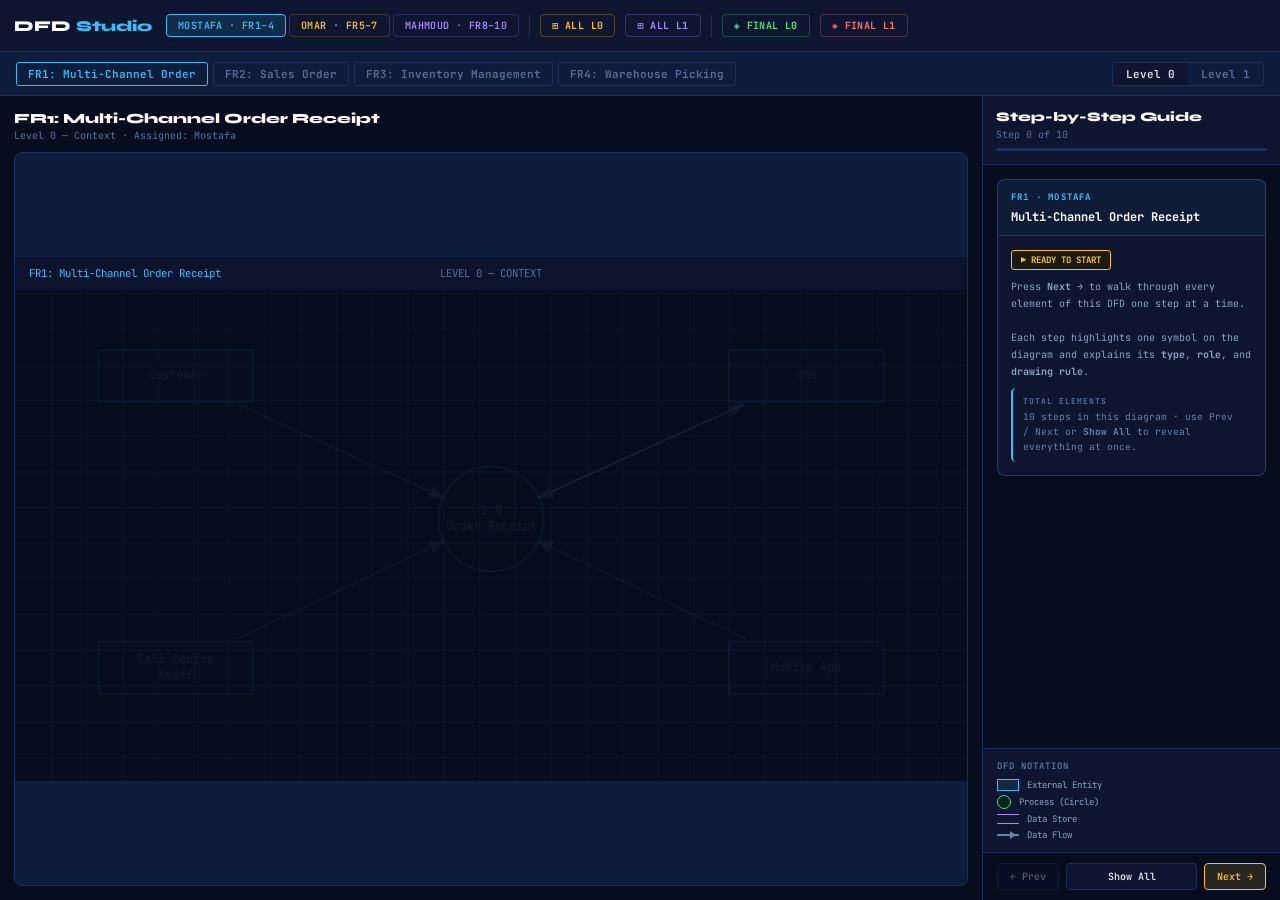
<file: index.html>
<!DOCTYPE html>
<html lang="en">
<head>
<meta charset="UTF-8">
<title>DFD Studio — Sales Order System</title>
<link href="https://fonts.googleapis.com/css2?family=JetBrains+Mono:ital,wght@0,300;0,400;0,600;0,700;1,400&family=Syne:wght@700;800&display=swap" rel="stylesheet">
<style>
:root{
  --bg:#060d1f;--surf:#0d1530;--surf2:#0f1d3c;--brd:#1e2d5a;
  --tx:#dde6f0;--muted:#5a7099;
  --M:#38bdf8;--O:#fbbf24;--H:#a78bfa;
  --ac:#38bdf8;
}
*{box-sizing:border-box;margin:0;padding:0;}
body{background:var(--bg);color:var(--tx);font-family:'JetBrains Mono',monospace;height:100vh;display:flex;flex-direction:column;overflow:hidden;}

/* TOP BAR */
#topbar{background:var(--surf);border-bottom:1px solid var(--brd);height:52px;display:flex;align-items:center;padding:0 14px;gap:10px;flex-shrink:0;flex-wrap:nowrap;overflow:hidden;}
.logo{font-family:'Syne',sans-serif;font-size:15px;font-weight:800;color:#fff;white-space:nowrap;margin-right:4px;}
.logo span{color:var(--M);}
.ptabs{display:flex;gap:3px;flex-shrink:0;}
.ptab{padding:4px 11px;border-radius:4px;font-size:10px;font-weight:600;cursor:pointer;border:1px solid transparent;transition:all .2s;background:transparent;font-family:inherit;letter-spacing:.4px;text-transform:uppercase;white-space:nowrap;}
.ptab[data-p="Mostafa"]{color:var(--M);border-color:#38bdf833;}
.ptab[data-p="Mostafa"].on{background:#38bdf822;border-color:var(--M);}
.ptab[data-p="Omar"]{color:var(--O);border-color:#fbbf2433;}
.ptab[data-p="Omar"].on{background:#fbbf2422;border-color:var(--O);}
.ptab[data-p="Mahmoud"]{color:var(--H);border-color:#a78bfa33;}
.ptab[data-p="Mahmoud"].on{background:#a78bfa22;border-color:var(--H);}
.sep{width:1px;height:22px;background:var(--brd);flex-shrink:0;}
.topbtn{padding:4px 11px;border-radius:4px;font-size:10px;font-weight:700;cursor:pointer;border:1px solid;transition:all .2s;background:transparent;font-family:inherit;letter-spacing:.4px;text-transform:uppercase;white-space:nowrap;flex-shrink:0;}
.tb-all0{color:var(--O);border-color:#fbbf2444;}
.tb-all0.on{background:#fbbf2418;border-color:var(--O);}
.tb-all1{color:var(--H);border-color:#a78bfa44;}
.tb-all1.on{background:#a78bfa18;border-color:var(--H);}
.tb-fin0{color:#4ade80;border-color:#4ade8044;}
.tb-fin0.on{background:#4ade8018;border-color:#4ade80;}
.tb-fin1{color:#f87171;border-color:#f8717144;}
.tb-fin1.on{background:#f8717118;border-color:#f87171;}

/* TOOLBAR */
#toolbar{background:var(--surf2);border-bottom:1px solid var(--brd);height:44px;display:flex;align-items:center;padding:0 16px;gap:10px;flex-shrink:0;}
#fr-tabs{display:flex;gap:5px;flex:1;overflow:hidden;}
.frtab{padding:4px 11px;border-radius:3px;font-size:11px;font-weight:600;cursor:pointer;border:1px solid var(--brd);color:var(--muted);background:transparent;font-family:inherit;transition:all .15s;white-space:nowrap;}
.frtab.on{border-color:var(--ac);color:var(--ac);background:var(--ac)18;}
.lvl{display:flex;border:1px solid var(--brd);border-radius:4px;overflow:hidden;flex-shrink:0;}
.lvl button{padding:4px 13px;font-size:11px;font-weight:600;cursor:pointer;background:transparent;border:none;color:var(--muted);font-family:inherit;transition:all .15s;}
.lvl button.on{background:var(--surf);color:var(--tx);}

/* SINGLE VIEW */
#single-view{display:flex;flex:1;overflow:hidden;}
#canvas{flex:1;display:flex;flex-direction:column;padding:14px;gap:10px;overflow:hidden;}
#dh h2{font-family:'Syne',sans-serif;font-size:14px;font-weight:800;color:#fff;}
#dh p{font-size:10px;color:var(--muted);margin-top:2px;}
#svgwrap{flex:1;background:var(--surf2);border:1px solid var(--brd);border-radius:8px;overflow:hidden;}
#svgwrap svg{width:100%;height:100%;}
/* STEP PANEL */
#spanel{width:298px;border-left:1px solid var(--brd);display:flex;flex-direction:column;flex-shrink:0;overflow:hidden;}
#sh{padding:13px;border-bottom:1px solid var(--brd);background:var(--surf);flex-shrink:0;}
#sh h3{font-family:'Syne',sans-serif;font-size:13px;font-weight:800;color:#fff;margin-bottom:3px;}
#sh .prog-txt{font-size:10px;color:var(--muted);}
.pbar{height:3px;background:var(--brd);border-radius:2px;margin-top:7px;overflow:hidden;}
#pfill{height:100%;border-radius:2px;transition:width .4s;background:var(--O);}
#sbody{flex:1;overflow-y:auto;padding:14px;}
#sbody::-webkit-scrollbar{width:3px;}
#sbody::-webkit-scrollbar-thumb{background:var(--brd);border-radius:2px;}
.scard{background:var(--surf);border:1px solid var(--brd);border-radius:8px;margin-bottom:10px;animation:fadeIn .3s ease;overflow:hidden;}
@keyframes fadeIn{from{opacity:0;transform:translateY(6px)}to{opacity:1;transform:none}}
.scard-top{padding:11px 13px 9px;border-bottom:1px solid var(--brd);}
.scard-body{padding:11px 13px 13px;}
.snum{font-size:9px;font-weight:700;color:var(--O);text-transform:uppercase;letter-spacing:1.2px;margin-bottom:6px;}
.sname{font-size:12px;font-weight:700;color:#fff;line-height:1.4;}
.sbadge{display:inline-flex;align-items:center;gap:5px;padding:3px 9px;border-radius:3px;font-size:9px;font-weight:700;margin-bottom:8px;}
.b-E{background:#162742;border:1px solid #38bdf8;color:#38bdf8;}
.b-P{background:#0b2415;border:1px solid #4ade80;color:#4ade80;}
.b-S{background:#1d1035;border:1px solid #a78bfa;color:#a78bfa;}
.b-F{background:#1a2230;border:1px solid #6b82a8;color:#6b82a8;}
.b-I{background:#1a1a10;border:1px solid var(--O);color:var(--O);}
.stxt{font-size:10px;color:#8ba3c0;line-height:1.7;}
.svisual{width:100%;height:64px;border-radius:5px;margin-bottom:8px;display:flex;align-items:center;justify-content:center;}
.sv-process{border-radius:50%;width:54px;height:54px;display:flex;align-items:center;justify-content:center;font-size:8.5px;font-weight:700;text-align:center;line-height:1.3;font-family:'JetBrains Mono',monospace;}
.sv-entity{border-radius:3px;width:110px;height:34px;display:flex;align-items:center;justify-content:center;font-size:8.5px;font-weight:600;text-align:center;font-family:'JetBrains Mono',monospace;}
.sv-store{width:120px;height:26px;display:flex;align-items:center;justify-content:center;font-size:8.5px;font-weight:600;text-align:center;font-family:'JetBrains Mono',monospace;position:relative;}
.sv-store::before,.sv-store::after{content:'';position:absolute;left:0;right:0;height:1.5px;background:#a78bfa;}
.sv-store::before{top:0;}.sv-store::after{bottom:0;}
.sv-flow{display:flex;align-items:center;gap:6px;font-size:8.5px;color:#6b82a8;font-family:'JetBrains Mono',monospace;}
.sv-arrow{flex:1;height:2px;background:#6b82a8;position:relative;min-width:30px;}
.sv-arrow::after{content:'';position:absolute;right:-1px;top:-4px;border:5px solid transparent;border-left:7px solid #6b82a8;}
.srule{background:#0d1530;border-radius:5px;padding:8px 10px;margin-top:8px;border-left:2px solid var(--ac);}
.srule-lbl{font-size:8px;font-weight:700;color:var(--muted);text-transform:uppercase;letter-spacing:1px;margin-bottom:3px;}
.srule-txt{font-size:9.5px;color:#6b82a8;line-height:1.6;}
.sflow-detail{background:#0a1628;border-radius:5px;padding:8px 10px;margin-top:8px;display:flex;flex-direction:column;gap:4px;}
.sfd-row{display:flex;align-items:flex-start;gap:6px;font-size:9.5px;color:#8ba3c0;line-height:1.5;}
.sfd-lbl{font-size:8px;font-weight:700;color:var(--muted);text-transform:uppercase;letter-spacing:.8px;white-space:nowrap;margin-top:1px;}
#legend{padding:11px 14px;border-top:1px solid var(--brd);background:var(--surf);flex-shrink:0;}
.ltitle{font-size:9px;font-weight:700;color:var(--muted);text-transform:uppercase;letter-spacing:1px;margin-bottom:7px;}
.litems{display:flex;flex-direction:column;gap:4px;}
.li{display:flex;align-items:center;gap:8px;font-size:9px;color:#8ba3c0;}
.lrect{width:22px;height:12px;border:1.5px solid #38bdf8;background:#162742;flex-shrink:0;}
.lcirc{width:14px;height:14px;border-radius:50%;border:1.5px solid #4ade80;background:#0b2415;flex-shrink:0;}
.lsto{width:22px;height:10px;border-top:1.5px solid #a78bfa;border-bottom:1.5px solid #a78bfa;flex-shrink:0;}
.larr{width:22px;height:2px;background:#6b82a8;flex-shrink:0;position:relative;}
.larr::after{content:'';position:absolute;right:-1px;top:-3px;border:4px solid transparent;border-left:6px solid #6b82a8;}
#navrow{padding:10px 14px;border-top:1px solid var(--brd);display:flex;gap:7px;align-items:center;flex-shrink:0;}
.nbtn{padding:6px 12px;border-radius:4px;font-size:10px;font-weight:600;cursor:pointer;border:1px solid var(--brd);background:var(--surf);color:var(--tx);font-family:inherit;transition:all .15s;}
.nbtn:hover:not(:disabled){border-color:var(--O);color:var(--O);}
.nbtn.pri{background:#fbbf2422;border-color:var(--O);color:var(--O);}
.nbtn:disabled{opacity:.35;cursor:not-allowed;}
.nbtn.reset{flex:1;text-align:center;}

/* ALL VIEW */
#all-view{display:none;flex:1;overflow-y:auto;padding:16px;flex-direction:column;gap:14px;}
#all-view::-webkit-scrollbar{width:5px;}
#all-view::-webkit-scrollbar-thumb{background:var(--brd);border-radius:3px;}
.all-header h2{font-family:'Syne',sans-serif;font-size:17px;font-weight:800;color:#fff;margin-bottom:4px;}
.all-header p{font-size:11px;color:var(--muted);}
.person-section{margin-bottom:4px;}
.psec-label{display:flex;align-items:center;gap:10px;margin-bottom:10px;margin-top:16px;}
.psec-label span{font-family:'Syne',sans-serif;font-size:13px;font-weight:800;}
.psec-line{flex:1;height:1px;background:var(--brd);}
.grid{display:grid;gap:12px;}
.grid-4{grid-template-columns:repeat(4,1fr);}
.grid-3{grid-template-columns:repeat(3,1fr);}
.mini-card{background:var(--surf2);border:1px solid var(--brd);border-radius:8px;overflow:hidden;transition:border-color .2s,transform .15s;cursor:pointer;}
.mini-card:hover{transform:translateY(-2px);}
.mini-top{padding:7px 10px 3px;display:flex;align-items:center;gap:7px;}
.mini-id{font-size:10px;font-weight:700;padding:2px 7px;border-radius:3px;}
.mini-title{font-size:10px;font-weight:600;color:#dde6f0;flex:1;line-height:1.3;}
.mini-by{padding:3px 10px 7px;font-size:9px;color:var(--muted);}

/* FINAL VIEW */
#final-view{display:none;flex:1;overflow:hidden;}
#fv-body{display:flex;flex:1;overflow:hidden;}
#fv-wrap{flex:1;overflow:hidden;position:relative;background:var(--bg);}
#fv-svg{width:100%;height:100%;cursor:grab;display:block;}
#fv-svg.dragging{cursor:grabbing;}
#fv-controls{position:absolute;bottom:14px;right:14px;display:flex;gap:6px;}
.zc{width:30px;height:30px;background:var(--surf);border:1px solid var(--brd);border-radius:5px;display:flex;align-items:center;justify-content:center;cursor:pointer;font-size:15px;color:var(--tx);user-select:none;transition:border-color .15s;}
.zc:hover{border-color:var(--O);color:var(--O);}
#fv-legend{position:absolute;bottom:14px;left:14px;background:var(--surf);border:1px solid var(--brd);border-radius:6px;padding:10px 13px;}
#fv-hints-overlay{position:absolute;top:10px;left:50%;transform:translateX(-50%);font-size:9px;color:#5a709988;pointer-events:none;font-family:'JetBrains Mono',monospace;}
.fvl-title{font-size:8px;font-weight:700;color:var(--muted);text-transform:uppercase;letter-spacing:1px;margin-bottom:6px;}
.fvl-items{display:flex;flex-direction:column;gap:3px;}
.fvli{display:flex;align-items:center;gap:6px;font-size:9px;color:#8ba3c0;}
.dot-M{width:10px;height:10px;border-radius:50%;background:#38bdf822;border:1.5px solid #38bdf8;flex-shrink:0;}
.dot-O{width:10px;height:10px;border-radius:50%;background:#fbbf2422;border:1.5px solid #fbbf24;flex-shrink:0;}
.dot-H{width:10px;height:10px;border-radius:50%;background:#a78bfa22;border:1.5px solid #a78bfa;flex-shrink:0;}
/* FINAL STEP PANEL */
#fspanel{width:298px;border-left:1px solid var(--brd);display:flex;flex-direction:column;flex-shrink:0;overflow:hidden;}
#fsh{padding:13px;border-bottom:1px solid var(--brd);background:var(--surf);flex-shrink:0;}
#fsh h3{font-family:'Syne',sans-serif;font-size:13px;font-weight:800;color:#fff;margin-bottom:3px;}
#fsh-person-tabs{display:flex;gap:4px;margin-top:9px;}
.fpbtab{flex:1;padding:4px 6px;border-radius:4px;font-size:9px;font-weight:700;cursor:pointer;border:1px solid var(--brd);color:var(--muted);background:transparent;font-family:inherit;letter-spacing:.3px;text-transform:uppercase;transition:all .15s;}
.fpbtab[data-fp="Mostafa"].on{background:#38bdf818;border-color:#38bdf8;color:#38bdf8;}
.fpbtab[data-fp="Omar"].on{background:#fbbf2418;border-color:#fbbf24;color:#fbbf24;}
.fpbtab[data-fp="Mahmoud"].on{background:#a78bfa18;border-color:#a78bfa;color:#a78bfa;}
#fsbody{flex:1;overflow-y:auto;padding:14px;}
#fsbody::-webkit-scrollbar{width:3px;}
#fsbody::-webkit-scrollbar-thumb{background:var(--brd);border-radius:2px;}
#fsnavrow{padding:10px 14px;border-top:1px solid var(--brd);display:flex;gap:7px;align-items:center;flex-shrink:0;}
</style>
</head>
<body>

<div id="topbar">
  <div class="logo">DFD <span>Studio</span></div>
  <div class="ptabs" id="ptabs">
    <button class="ptab on" data-p="Mostafa">Mostafa · FR1–4</button>
    <button class="ptab" data-p="Omar">Omar · FR5–7</button>
    <button class="ptab" data-p="Mahmoud">Mahmoud · FR8–10</button>
  </div>
  <div class="sep"></div>
  <button class="topbtn tb-all0" id="btn-all0" onclick="setMode('all0')">⊞ All L0</button>
  <button class="topbtn tb-all1" id="btn-all1" onclick="setMode('all1')">⊞ All L1</button>
  <div class="sep"></div>
  <button class="topbtn tb-fin0" id="btn-fin0" onclick="setMode('fin0')">◈ Final L0</button>
  <button class="topbtn tb-fin1" id="btn-fin1" onclick="setMode('fin1')">◈ Final L1</button>
</div>

<div id="toolbar">
  <div id="fr-tabs"></div>
  <div class="lvl">
    <button id="bl0" class="on" onclick="setLevel(0)">Level 0</button>
    <button id="bl1" onclick="setLevel(1)">Level 1</button>
  </div>
</div>

<!-- SINGLE FR -->
<div id="single-view">
  <div id="canvas">
    <div id="dh"><h2 id="dtitle"></h2><p id="dsub"></p></div>
    <div id="svgwrap">
      <svg id="dfd" viewBox="0 0 800 440" preserveAspectRatio="xMidYMid meet"></svg>
    </div>
  </div>
  <div id="spanel">
    <div id="sh">
      <h3>Step-by-Step Guide</h3>
      <div class="prog-txt" id="ptxt">Step 0 of 0</div>
      <div class="pbar"><div id="pfill" style="width:0%"></div></div>
    </div>
    <div id="sbody"></div>
    <div id="legend">
      <div class="ltitle">DFD Notation</div>
      <div class="litems">
        <div class="li"><div class="lrect"></div>External Entity</div>
        <div class="li"><div class="lcirc"></div>Process (Circle)</div>
        <div class="li"><div class="lsto"></div>Data Store</div>
        <div class="li"><div class="larr"></div>Data Flow</div>
      </div>
    </div>
    <div id="navrow">
      <button class="nbtn" id="bprev" onclick="nav(-1)" disabled>← Prev</button>
      <button class="nbtn reset" onclick="showAll()">Show All</button>
      <button class="nbtn pri" id="bnext" onclick="nav(1)">Next →</button>
    </div>
  </div>
</div>

<!-- ALL FRs GRID -->
<div id="all-view"></div>

<!-- FINAL UNIFIED DFD -->
<div id="final-view">
  <div id="fv-body">
    <div id="fv-wrap">
      <svg id="fv-svg" viewBox="0 0 1800 900"></svg>
      <div id="fv-controls">
        <div class="zc" onclick="zoomFinal(1.2)">+</div>
        <div class="zc" onclick="zoomFinal(0.8)">-</div>
        <div class="zc" onclick="resetFinal()" style="font-size:11px">&#x22A1;</div>
      </div>
      <div id="fv-legend">
        <div class="fvl-title">Assigned To</div>
        <div class="fvl-items">
          <div class="fvli"><div class="dot-M"></div>Mostafa - FR1-FR4</div>
          <div class="fvli"><div class="dot-O"></div>Omar - FR5-FR7</div>
          <div class="fvli"><div class="dot-H"></div>Mahmoud - FR8-FR10</div>
        </div>
      </div>
      <div id="fv-hints-overlay">Scroll to zoom · Drag to pan</div>
    </div>
    <div id="fspanel">
      <div id="fsh">
        <h3 id="fsh-title">Step-by-Step Guide</h3>
        <div class="prog-txt" id="fptxt">Step 0 of 0</div>
        <div class="pbar"><div id="fpfill" style="width:0%"></div></div>
        <div id="fsh-person-tabs">
          <button class="fpbtab on" data-fp="Mostafa" onclick="setFinalPerson('Mostafa')">Mostafa</button>
          <button class="fpbtab" data-fp="Omar" onclick="setFinalPerson('Omar')">Omar</button>
          <button class="fpbtab" data-fp="Mahmoud" onclick="setFinalPerson('Mahmoud')">Mahmoud</button>
        </div>
      </div>
      <div id="fsbody"></div>
      <div id="fsnavrow">
        <button class="nbtn" id="fbprev" onclick="fnav(-1)" disabled>&#x2190; Prev</button>
        <button class="nbtn reset" onclick="fshowAll()">Show All</button>
        <button class="nbtn pri" id="fbnext" onclick="fnav(1)">Next &#x2192;</button>
      </div>
    </div>
  </div>
</div>

<script>
// ─── INDIVIDUAL FR DATA ────────────────────────────────────────────────────────
const n=(id,t,x,y,lb)=>({id,type:t,x,y,label:lb});
const e=(id,fr,to,lb)=>({id,from:fr,to,label:lb});
const DATA={
FR1:{title:'Multi-Channel Order Receipt',person:'Mostafa',
  level0:{nodes:[n('p0','P',400,220,'1.0\nOrder Receipt'),n('e1','E',135,100,'Customer'),n('e2','E',135,345,'Call Centre\nStaff'),n('e3','E',665,100,'OMS'),n('e4','E',665,345,'Mobile App')],edges:[e('f1','e1','p0','Web Order'),e('f2','e2','p0','Phone Order'),e('f3','e4','p0','Mobile Order'),e('f4','p0','e3','Validated Order'),e('f5','e3','p0','Confirmation')]},
  level1:{nodes:[n('e1','E',80,215,'Customer'),n('p1','P',265,100,'1.1 Capture\nWeb Order'),n('p2','P',265,220,'1.2 Capture\nMobile Order'),n('p3','P',265,355,'1.3 Manual\nEntry'),n('s1','S',510,220,'D1 | Order Database'),n('e2','E',700,220,'OMS')],edges:[e('f1','e1','p1','Web Request'),e('f2','e1','p2','Mobile Request'),e('f3','e1','p3','Phone Details'),e('f4','p1','s1','Order Data'),e('f5','p2','s1','Order Data'),e('f6','p3','s1','Order Data'),e('f7','s1','e2','Validated Orders')]}},
FR2:{title:'Sales Order Generation',person:'Mostafa',
  level0:{nodes:[n('p0','P',400,220,'2.0\nSales Order\nGeneration'),n('e1','E',135,100,'OMS / Customer'),n('e2','E',665,100,'Inventory DB'),n('e3','E',135,345,'Warehouse Mgr'),n('e4','E',665,345,'Customer')],edges:[e('f1','e1','p0','Purchase Order'),e('f2','p0','e2','Stock Query'),e('f3','e2','p0','Stock Status'),e('f4','p0','e3','Sales Order'),e('f5','p0','e4','Confirmation')]},
  level1:{nodes:[n('e1','E',80,160,'OMS Input'),n('p1','P',280,160,'2.1 Verify\nStock'),n('s1','S',510,100,'D1 | Inventory DB'),n('p2','P',510,240,'2.2 Generate\nSales Order'),n('s2','S',280,360,'D2 | Orders DB'),n('p3','P',680,160,'2.3 Send\nNotification'),n('e2','E',700,310,'Warehouse Mgr')],edges:[e('f1','e1','p1','Purchase Order'),e('f2','p1','s1','Stock Query'),e('f3','s1','p1','Stock Level'),e('f4','p1','p2','Stock Confirmed'),e('f5','p2','s2','Sales Order'),e('f6','p2','p3','Order Details'),e('f7','p3','e2','Sales Order')]}},
FR3:{title:'Inventory Management',person:'Mostafa',
  level0:{nodes:[n('p0','P',400,220,'3.0\nInventory\nManagement'),n('e1','E',135,100,'Warehouse\nStaff'),n('e2','E',665,100,'Procurement\nTeam'),n('e3','E',135,345,'Inventory\nSystem'),n('e4','E',665,345,'Management')],edges:[e('f1','e1','p0','Stock Movement'),e('f2','p0','e1','Updated Stock'),e('f3','p0','e2','Reorder Alert'),e('f4','p0','e3','Stock Update'),e('f5','p0','e4','Stock Report')]},
  level1:{nodes:[n('e1','E',80,160,'Warehouse\nStaff'),n('p1','P',280,160,'3.1 Update\nStock'),n('s1','S',510,160,'D1 | Inventory DB'),n('p2','P',280,320,'3.2 Monitor\nThresholds'),n('p3','P',510,320,'3.3 Generate\nReports'),n('e2','E',700,160,'Procurement'),n('e3','E',700,320,'Management')],edges:[e('f1','e1','p1','Movement Data'),e('f2','p1','s1','Stock Update'),e('f3','s1','p2','Current Levels'),e('f4','p2','e2','Reorder Alert'),e('f5','s1','p3','Stock Data'),e('f6','p3','e3','Stock Report')]}},
FR4:{title:'Warehouse Picking',person:'Mostafa',
  level0:{nodes:[n('p0','P',400,220,'4.0\nPicking\nOperations'),n('e1','E',135,100,'WMS'),n('e2','E',665,100,'Warehouse\nStaff'),n('e3','E',135,345,'Inventory\nSystem'),n('e4','E',665,345,'Barcode/RFID')],edges:[e('f1','e1','p0','Sales Order'),e('f2','p0','e2','Pick List'),e('f3','e2','p0','Scan Confirm'),e('f4','e4','p0','Scanned Item'),e('f5','p0','e3','Stock Deduction')]},
  level1:{nodes:[n('e1','E',80,160,'WMS'),n('p3','P',270,320,'4.3 Batch/Zone\nPicking'),n('p1','P',270,160,'4.1 Generate\nPick List'),n('e2','E',80,320,'Warehouse\nStaff'),n('p2','P',510,240,'4.2 Scan &\nConfirm Pick'),n('s1','S',700,240,'D1 | Inventory DB')],edges:[e('f1','e1','p1','Sales Order'),e('f2','p3','p1','Zone Strategy'),e('f3','p1','e2','Pick List'),e('f4','e2','p2','Scan Data'),e('f5','p2','s1','Stock Update'),e('f6','e1','p3','Batch Config')]}},
FR5:{title:'Sorting & Packing',person:'Omar',
  level0:{nodes:[n('p0','P',400,220,'5.0\nSorting &\nPacking'),n('e1','E',135,100,'Warehouse\nStaff'),n('e2','E',665,100,'Order DB'),n('e3','E',135,345,'Logistics\nSystem'),n('e4','E',665,345,'Customer')],edges:[e('f1','e1','p0','Picked Items'),e('f2','e2','p0','Order Details'),e('f3','p0','e1','Pack Instructions'),e('f4','p0','e3','Labelled Package'),e('f5','p0','e4','Packing Confirm')]},
  level1:{nodes:[n('e1','E',80,160,'Warehouse\nStaff'),n('s1','S',270,360,'D1 | Order DB'),n('p1','P',280,160,'5.1 Sort\nby Order'),n('p2','P',510,100,'5.2 Recommend\nPackaging'),n('p3','P',510,280,'5.3 Generate\nLabels'),n('e2','E',700,180,'Logistics\nSystem')],edges:[e('f1','e1','p1','Picked Batch'),e('f2','s1','p1','Order Details'),e('f3','p1','p2','Sorted Items'),e('f4','p2','e1','Packaging Guide'),e('f5','p1','p3','Order Info'),e('f6','p3','e2','Packing Slip+Label')]}},
FR6:{title:'Shipping & Logistics',person:'Omar',
  level0:{nodes:[n('p0','P',400,220,'6.0\nShipping\nManagement'),n('e1','E',135,100,'Warehouse'),n('e2','E',665,100,'Logistics\nPartner'),n('e3','E',135,345,'Customer'),n('e4','E',665,345,'Carrier API')],edges:[e('f1','e1','p0','Packed Order'),e('f2','p0','e2','Pickup Request'),e('f3','e2','p0','Tracking ID'),e('f4','p0','e3','Tracking Info'),e('f5','p0','e4','Rate Query')]},
  level1:{nodes:[n('e1','E',80,160,'Warehouse'),n('p1','P',280,130,'6.1 Schedule\nPickup'),n('p3','P',280,330,'6.3 Calculate\nCosts'),n('p2','P',510,220,'6.2 Track\nShipment'),n('s1','S',510,380,'D1 | Carrier API'),n('e2','E',700,130,'Logistics\nPartner'),n('e3','E',700,330,'Customer')],edges:[e('f1','e1','p1','Dispatch Request'),e('f2','p1','s1','API Call'),e('f3','s1','p1','Tracking ID'),e('f4','p1','e2','Pickup Confirm'),e('f5','p2','e3','Tracking Update'),e('f6','e1','p3','Order Dims'),e('f7','s1','p3','Rates')]}},
FR7:{title:'Invoice & Payment',person:'Omar',
  level0:{nodes:[n('p0','P',400,220,'7.0\nInvoice &\nPayment'),n('e1','E',135,100,'OMS'),n('e2','E',665,100,'Customer'),n('e3','E',135,345,'Payment\nGateway'),n('e4','E',665,345,'Accounting\nSystem')],edges:[e('f1','e1','p0','Dispatch Event'),e('f2','p0','e2','E-Invoice'),e('f3','e2','p0','Payment'),e('f4','p0','e3','Payment Request'),e('f5','p0','e4','Invoice Archive')]},
  level1:{nodes:[n('e1','E',80,160,'OMS'),n('p1','P',280,160,'7.1 Generate\nInvoice'),n('e2','E',80,320,'Customer'),n('p2','P',500,160,'7.2 Process\nPayment'),n('p3','P',500,320,'7.3 Archive\nInvoice'),n('s1','S',280,360,'D1 | Invoice Archive'),n('e3','E',700,220,'Payment\nGateway')],edges:[e('f1','e1','p1','Order Details'),e('f2','p1','e2','E-Invoice+Link'),e('f3','e2','p2','Payment'),e('f4','p2','e3','Payment Request'),e('f5','e3','p2','Confirmation'),e('f6','p2','p3','Paid Invoice'),e('f7','p3','s1','Archived Invoice')]}},
FR8:{title:'Supplier PO Management',person:'Mahmoud',
  level0:{nodes:[n('p0','P',400,220,'8.0\nSupplier PO\nManagement'),n('e1','E',135,100,'IMS'),n('e2','E',665,100,'Supplier'),n('e3','E',135,345,'Warehouse\nStaff'),n('e4','E',665,345,'Procurement DB')],edges:[e('f1','e1','p0','Reorder Alert'),e('f2','p0','e2','Purchase Order'),e('f3','e2','p0','PO Acknowledgement'),e('f4','e3','p0','Goods Receipt'),e('f5','p0','e4','PO Record')]},
  level1:{nodes:[n('e1','E',80,160,'IMS'),n('p1','P',280,160,'8.1 Generate\nPurchase Order'),n('p2','P',280,320,'8.2 Supplier\nComm.'),n('e2','E',80,320,'Supplier'),n('p3','P',530,240,'8.3 Receive\nGoods'),n('s1','S',530,380,'D1 | Procurement DB'),n('e3','E',700,160,'Warehouse\nStaff')],edges:[e('f1','e1','p1','Reorder Trigger'),e('f2','p1','p2','PO Details'),e('f3','p2','e2','Purchase Order'),e('f4','e2','p2','Acknowledgement'),e('f5','p1','s1','PO Record'),e('f6','s1','p3','Expected Items'),e('f7','e3','p3','Delivery Data'),e('f8','p3','e1','Stock Update')]}},
FR9:{title:'Demand Forecasting & BI',person:'Mahmoud',
  level0:{nodes:[n('p0','P',400,220,'9.0\nDemand\nForecasting'),n('e1','E',135,100,'OMS Database'),n('e2','E',665,100,'Management'),n('e3','E',135,345,'Procurement\nTeam'),n('e4','E',665,345,'BI Dashboard')],edges:[e('f1','e1','p0','Historical Sales'),e('f2','e2','p0','Forecast Params'),e('f3','p0','e2','KPI Dashboard'),e('f4','p0','e3','Demand Forecast'),e('f5','p0','e4','Dashboard Data')]},
  level1:{nodes:[n('e1','E',80,160,'OMS\nDatabase'),n('p1','P',270,160,'9.1 Analyse\nHistorical Data'),n('s1','S',270,360,'D1 | Data\nWarehouse'),n('p2','P',500,100,'9.2 Generate\nForecast'),n('p3','P',500,300,'9.3 Display\nBI Dashboard'),n('e2','E',700,160,'Management'),n('e3','E',700,320,'Procurement')],edges:[e('f1','e1','p1','Transactions'),e('f2','p1','s1','Trend Data'),e('f3','s1','p2','Historical Trends'),e('f4','e2','p2','Time Horizon'),e('f5','p2','s1','Forecast Results'),e('f6','s1','p3','KPI Data'),e('f7','p3','e2','Dashboard'),e('f8','p2','e3','Forecast Report')]}},
FR10:{title:'Returns & Reverse Logistics',person:'Mahmoud',
  level0:{nodes:[n('p0','P',400,220,'10.0\nReturns\nManagement'),n('e1','E',135,100,'Customer'),n('e2','E',665,100,'Warehouse\nStaff'),n('e3','E',135,345,'Billing\nSystem'),n('e4','E',665,345,'Returns DB')],edges:[e('f1','e1','p0','Return Request'),e('f2','p0','e1','RMA Number'),e('f3','p0','e2','Inspection Task'),e('f4','e2','p0','Inspection Result'),e('f5','p0','e3','Refund Request')]},
  level1:{nodes:[n('e1','E',80,160,'Customer'),n('p1','P',280,160,'10.1 Verify\nEligibility'),n('p2','P',280,330,'10.2 Inspect\nGoods'),n('e2','E',80,330,'Billing\nSystem'),n('p3','P',530,220,'10.3 Issue\nRefund'),n('s1','S',530,380,'D1 | Returns DB'),n('e3','E',700,160,'Warehouse\nStaff')],edges:[e('f1','e1','p1','Return Request'),e('f2','p1','e1','RMA / Reject'),e('f3','p1','s1','RMA Record'),e('f4','s1','p2','Expected Returns'),e('f5','e3','p2','Condition Report'),e('f6','p2','s1','Inspection Result'),e('f7','s1','p3','Approved Return'),e('f8','p3','e2','Refund Request')]}}
};
const PERSONS={Mostafa:{color:'#38bdf8',frs:['FR1','FR2','FR3','FR4']},Omar:{color:'#fbbf24',frs:['FR5','FR6','FR7']},Mahmoud:{color:'#a78bfa',frs:['FR8','FR9','FR10']}};
const PCOL={Mostafa:'#38bdf8',Omar:'#fbbf24',Mahmoud:'#a78bfa'};

// ─── FINAL DFD DATA ────────────────────────────────────────────────────────────
// ── FINAL LEVEL 0 ─ one giant context bubble ─────────────────────────────────
// ViewBox 1800 x 900
const FINAL_L0 = {
  vb: '0 0 1800 900',
  process: {x:900, y:450, label:'Sales Order\nProcessing\nSystem'},
  entities: [
    {id:'eC',  x:200, y:120, label:'Customer'},
    {id:'eCS', x:200, y:310, label:'Call Centre\nStaff'},
    {id:'eW',  x:200, y:500, label:'Warehouse\nStaff'},
    {id:'eS',  x:200, y:690, label:'Supplier'},
    {id:'eL',  x:1600, y:180, label:'Logistics\nPartner'},
    {id:'ePG', x:1600, y:380, label:'Payment\nGateway'},
    {id:'eMg', x:1600, y:580, label:'Management'},
    {id:'ePr', x:1600, y:760, label:'Procurement\nTeam'},
    {id:'eMob',x:900,  y:80,  label:'Mobile App\n/ Web Portal'},
    {id:'eAcc',x:900,  y:820, label:'Accounting\nSystem'},
  ],
  flows: [
    {from:'eC',  to:'p', label:'Purchase Order\n/ Return Request'},
    {from:'p',   to:'eC',  label:'Confirmation\n/ Invoice / RMA'},
    {from:'eCS', to:'p',   label:'Phone Order'},
    {from:'eW',  to:'p',   label:'Stock Movement\n/ Goods Receipt'},
    {from:'p',   to:'eW',  label:'Pick List\n/ PO Task'},
    {from:'eS',  to:'p',   label:'PO Acknowledgement\n/ Delivery'},
    {from:'p',   to:'eS',  label:'Purchase Order'},
    {from:'p',   to:'eL',  label:'Pickup Request'},
    {from:'eL',  to:'p',   label:'Tracking ID'},
    {from:'p',   to:'ePG', label:'Payment Request'},
    {from:'ePG', to:'p',   label:'Payment Confirm'},
    {from:'p',   to:'eMg', label:'KPI Dashboard\n/ Stock Report'},
    {from:'eMg', to:'p',   label:'Forecast Params'},
    {from:'p',   to:'ePr', label:'Demand Forecast\n/ Reorder Alert'},
    {from:'eMob',to:'p',   label:'Web / Mobile Order'},
    {from:'p',   to:'eAcc',label:'Invoice Archive'},
  ]
};

// ── FINAL LEVEL 1 ─ all 10 processes ─────────────────────────────────────────
// Layout on a 2400 x 1200 canvas
// Main flow: FR1→FR2→FR3→FR4→FR5→FR6→FR7 (top strip)
// Support:   FR8 (below FR3), FR9 (below FR1), FR10 (below FR2)
const FL1_VB = '0 0 2400 1160';
const R = 54; // process radius

// process nodes
const FP = {
  FR1:  {x:220,  y:200, color:'#38bdf8', label:'FR1\nOrder\nReceipt'},
  FR2:  {x:520,  y:200, color:'#38bdf8', label:'FR2\nSales Order\nGeneration'},
  FR3:  {x:820,  y:200, color:'#38bdf8', label:'FR3\nInventory\nManagement'},
  FR4:  {x:1120, y:200, color:'#38bdf8', label:'FR4\nWarehouse\nPicking'},
  FR5:  {x:1420, y:200, color:'#fbbf24', label:'FR5\nSorting &\nPacking'},
  FR6:  {x:1720, y:200, color:'#fbbf24', label:'FR6\nShipping &\nLogistics'},
  FR7:  {x:2020, y:200, color:'#fbbf24', label:'FR7\nInvoice &\nPayment'},
  FR8:  {x:820,  y:560, color:'#a78bfa', label:'FR8\nSupplier\nPO Mgmt'},
  FR9:  {x:220,  y:560, color:'#a78bfa', label:'FR9\nDemand\nForecasting'},
  FR10: {x:1420, y:850, color:'#a78bfa', label:'FR10\nReturns &\nReverse'},
};

// data stores  (y between rows)
const FDS = [
  {id:'D1', x:370,  y:390, label:'D1 | Orders DB'},
  {id:'D2', x:670,  y:390, label:'D2 | Inventory DB'},
  {id:'D3', x:970,  y:390, label:'D3 | Pick / WMS DB'},
  {id:'D4', x:1720, y:390, label:'D4 | Carrier API'},
  {id:'D5', x:2020, y:390, label:'D5 | Invoice Archive'},
  {id:'D6', x:820,  y:760, label:'D6 | Procurement DB'},
  {id:'D7', x:1420, y:1010,label:'D7 | Returns DB'},
];

// external entities
const FEE = [
  {id:'eC',  x:60,   y:120,  label:'Customer'},
  {id:'eCal',x:60,   y:240,  label:'Call Centre'},
  {id:'eMob',x:220,  y:60,   label:'Mobile / Web'},
  {id:'eW',  x:1120, y:390,  label:'Warehouse\nStaff'},
  {id:'eSup',x:1020, y:700,  label:'Supplier'},
  {id:'eLog',x:1900, y:80,   label:'Logistics\nPartner'},
  {id:'ePG', x:2200, y:300,  label:'Payment\nGateway'},
  {id:'eAcc',x:2200, y:430,  label:'Accounting\nSystem'},
  {id:'eMg', x:60,   y:630,  label:'Management'},
  {id:'ePrc',x:60,   y:500,  label:'Procurement\nTeam'},
];

// flows  {from, to, label, curve?}
// from/to = FP key, FDS id, FEE id, or 'eC' etc.
const FFL = [
  // external → FR1
  {f:'eC',   t:'FR1',  lb:'Web Order'},
  {f:'eCal', t:'FR1',  lb:'Phone Order'},
  {f:'eMob', t:'FR1',  lb:'Mobile Order'},
  // FR1 → FR2
  {f:'FR1',  t:'D1',   lb:'Order Data'},
  {f:'D1',   t:'FR2',  lb:'Purchase Order'},
  // FR2 ↔ D2 (inventory check)
  {f:'FR2',  t:'D2',   lb:'Stock Query'},
  {f:'D2',   t:'FR2',  lb:'Stock Status'},
  // FR2 → FR3 (update)
  {f:'FR2',  t:'FR3',  lb:'Sales Order\nConfirmed'},
  // FR3 ↔ D2
  {f:'FR3',  t:'D2',   lb:'Stock Update'},
  // FR3 → FR8 (reorder)
  {f:'FR3',  t:'FR8',  lb:'Reorder Alert'},
  // FR3 → FR4
  {f:'FR3',  t:'D3',   lb:'Pick Request'},
  {f:'D3',   t:'FR4',  lb:'Pick List'},
  // FR4 ↔ Warehouse Staff
  {f:'FR4',  t:'eW',   lb:'Pick List'},
  {f:'eW',   t:'FR4',  lb:'Scan Confirm'},
  {f:'FR4',  t:'D2',   lb:'Stock Deduction'},
  // FR4 → FR5
  {f:'FR4',  t:'FR5',  lb:'Picked Items'},
  // FR5 → FR6
  {f:'FR5',  t:'FR6',  lb:'Packed & Labelled\nOrder'},
  // FR6 ↔ Logistics / D4
  {f:'FR6',  t:'D4',   lb:'Carrier API Call'},
  {f:'D4',   t:'FR6',  lb:'Tracking ID'},
  {f:'FR6',  t:'eLog', lb:'Pickup Request'},
  {f:'eLog', t:'FR6',  lb:'Dispatch Confirm'},
  // FR6 → Customer (tracking)
  {f:'FR6',  t:'eC',   lb:'Tracking Info'},
  // FR6 → FR7
  {f:'FR6',  t:'FR7',  lb:'Dispatch Event'},
  // FR7 ↔ Payment Gateway / Archive
  {f:'FR7',  t:'eC',   lb:'E-Invoice'},
  {f:'eC',   t:'FR7',  lb:'Payment'},
  {f:'FR7',  t:'ePG',  lb:'Payment Request'},
  {f:'ePG',  t:'FR7',  lb:'Confirmation'},
  {f:'FR7',  t:'D5',   lb:'Invoice Archive'},
  {f:'FR7',  t:'eAcc', lb:'Financial Record'},
  // FR8 ↔ Supplier
  {f:'FR8',  t:'eSup', lb:'Purchase Order'},
  {f:'eSup', t:'FR8',  lb:'PO Acknowledge'},
  {f:'FR8',  t:'D6',   lb:'PO Record'},
  {f:'D6',   t:'FR3',  lb:'Incoming Stock\nUpdate'},
  // FR9 ↔ Management
  {f:'D2',   t:'FR9',  lb:'Historical Sales'},
  {f:'FR9',  t:'eMg',  lb:'KPI Dashboard'},
  {f:'eMg',  t:'FR9',  lb:'Forecast Params'},
  {f:'FR9',  t:'ePrc', lb:'Demand Forecast'},
  // FR10 ↔ Customer
  {f:'eC',   t:'FR10', lb:'Return Request'},
  {f:'FR10', t:'eC',   lb:'RMA / Refund'},
  {f:'FR10', t:'D7',   lb:'Return Record'},
  {f:'FR10', t:'FR3',  lb:'Stock Returned'},
];

// ─── SVG HELPERS ──────────────────────────────────────────────────────────────
function svgT(x,y,text,sz,fill,anchor='middle'){
  const lines=text.split('\n');
  const lh=sz*1.35,totalH=(lines.length-1)*lh,sy=y-totalH/2;
  const ts=lines.map((l,i)=>`<tspan x="${x}" dy="${i===0?0:lh}">${l}</tspan>`).join('');
  return`<text x="${x}" y="${sy}" font-family="JetBrains Mono,monospace" font-size="${sz}" fill="${fill}" text-anchor="${anchor}" dominant-baseline="middle">${ts}</text>`;
}
function ep(nd,tx,ty){
  const dx=tx-nd.x,dy=ty-nd.y,d=Math.hypot(dx,dy)||1;
  if(nd.type==='P'||nd.R){const r=nd.R||44;return{x:nd.x+dx/d*r,y:nd.y+dy/d*r};}
  const hw=nd.type==='S'?80:70,hh=nd.type==='S'?16:24;
  const sx=hw/Math.abs(dx||.01),sy=hh/Math.abs(dy||.01),s=Math.min(sx,sy);
  return{x:nd.x+dx*s,y:nd.y+dy*s};
}

// ─── INDIVIDUAL DIAGRAM RENDER ─────────────────────────────────────────────────
function renderIndividual(frId,level){
  const fr=DATA[frId],diag=level===0?fr.level0:fr.level1,pColor=PCOL[fr.person];
  const vis=new Set(),steps=buildSteps(diag,frId,level);
  for(let i=0;i<=curStep;i++){const s=steps[i];if(s&&s.id)vis.add(s.id);}
  let s=`<defs><pattern id="grid" width="30" height="30" patternUnits="userSpaceOnUse"><path d="M 30 0 L 0 0 0 30" fill="none" stroke="#1e2d5a" stroke-width=".6" opacity=".5"/></pattern>
  <marker id="ah" markerWidth="9" markerHeight="7" refX="8" refY="3.5" orient="auto"><polygon points="0 0,9 3.5,0 7" fill="#6b82a8"/></marker>
  <marker id="ah-hi" markerWidth="9" markerHeight="7" refX="8" refY="3.5" orient="auto"><polygon points="0 0,9 3.5,0 7" fill="${pColor}"/></marker>
  <filter id="glow"><feGaussianBlur stdDeviation="3" result="b"/><feComposite in="SourceGraphic" in2="b" operator="over"/></filter></defs>
  <rect width="800" height="440" fill="#060d1f"/><rect width="800" height="440" fill="url(#grid)"/>
  <rect width="800" height="28" fill="#0d1530" opacity=".85"/>`;
  s+=svgT(400,14,level===0?'LEVEL 0 — CONTEXT':'LEVEL 1 — DETAILED',9,'#5a7099');
  s+=svgT(12,14,`${frId}: ${fr.title}`,9,pColor,'start');
  diag.edges.forEach(edge=>{
    const src=diag.nodes.find(nd=>nd.id===edge.from),dst=diag.nodes.find(nd=>nd.id===edge.to);
    const p1=ep(src,dst.x,dst.y),p2=ep(dst,src.x,src.y);
    const isVis=curStep===-1?false:vis.has(edge.id),isNew=steps[curStep]&&steps[curStep].id===edge.id;
    const mx=(p1.x+p2.x)/2,my=(p1.y+p2.y)/2;
    s+=`<g opacity="${isVis?1:0.07}"><line x1="${p1.x}" y1="${p1.y}" x2="${p2.x}" y2="${p2.y}" stroke="${isNew?pColor:'#6b82a8'}" stroke-width="${isNew?2:1.5}" marker-end="url(#${isNew?'ah-hi':'ah'})"/>
    ${isVis?`<rect x="${mx-30}" y="${my-8}" width="60" height="14" rx="3" fill="#060d1f" opacity=".85"/>${svgT(mx,my,edge.label.replace(/\n/g,' '),8.5,isNew?pColor:'#8ba3c0')}`:``}</g>`;
  });
  diag.nodes.forEach(nd=>{
    const isVis=curStep===-1?false:vis.has(nd.id),isNew=steps[curStep]&&steps[curStep].id===nd.id,op=isVis?1:0.06;
    s+=`<g opacity="${op}" ${isNew?'filter="url(#glow)"':''}>`;
    if(nd.type==='P'){s+=`<circle cx="${nd.x}" cy="${nd.y}" r="44" fill="#0b2415" stroke="${isNew?pColor:'#4ade80'}" stroke-width="${isNew?2.5:1.5}"/>`;s+=svgT(nd.x,nd.y,nd.label,10,isNew?pColor:'#c8f0d8');}
    else if(nd.type==='E'){s+=`<rect x="${nd.x-65}" y="${nd.y-22}" width="130" height="44" rx="2" fill="#162742" stroke="${isNew?pColor:'#38bdf8'}" stroke-width="${isNew?2.5:1.5}"/>`;s+=svgT(nd.x,nd.y,nd.label,10,isNew?pColor:'#b8d9f8');}
    else{s+=`<rect x="${nd.x-70}" y="${nd.y-14}" width="140" height="28" fill="#1d1035" opacity=".8"/>`;s+=`<line x1="${nd.x-70}" y1="${nd.y-14}" x2="${nd.x+70}" y2="${nd.y-14}" stroke="${isNew?pColor:'#a78bfa'}" stroke-width="1.5"/>`;s+=`<line x1="${nd.x-70}" y1="${nd.y+14}" x2="${nd.x+70}" y2="${nd.y+14}" stroke="${isNew?pColor:'#a78bfa'}" stroke-width="1.5"/>`;s+=svgT(nd.x,nd.y,nd.label,9.5,isNew?pColor:'#c4b0f0');}
    s+=`</g>`;
  });
  document.getElementById('dfd').innerHTML=s;
}

// ─── MINI CARD RENDER ──────────────────────────────────────────────────────────
function miniSVG(frId,level){
  const fr=DATA[frId],diag=level===0?fr.level0:fr.level1,pc=PCOL[fr.person];
  const uid=frId+(level===0?'L0':'L1');
  let s=`<defs>
    <pattern id="mg${uid}" width="30" height="30" patternUnits="userSpaceOnUse"><path d="M 30 0 L 0 0 0 30" fill="none" stroke="#1e2d5a" stroke-width=".7" opacity=".6"/></pattern>
    <marker id="am${uid}" markerWidth="8" markerHeight="7" refX="7" refY="3.5" orient="auto"><polygon points="0 0,8 3.5,0 7" fill="${pc}"/></marker>
    <filter id="gw${uid}"><feGaussianBlur stdDeviation="6" result="b"/><feComposite in="SourceGraphic" in2="b" operator="over"/></filter>
    <radialGradient id="pg${uid}" cx="50%" cy="50%"><stop offset="0%" stop-color="#0b2415"/><stop offset="100%" stop-color="#060f0a"/></radialGradient>
  </defs>
  <rect width="800" height="440" fill="#060d1f"/>
  <rect width="800" height="440" fill="url(#mg${uid})"/>`;
  diag.nodes.filter(nd=>nd.type==='P').forEach(nd=>{
    s+=`<circle cx="${nd.x}" cy="${nd.y}" r="60" fill="${pc}0a" filter="url(#gw${uid})"/>`;
  });
  diag.edges.forEach(edge=>{
    const src=diag.nodes.find(nd=>nd.id===edge.from),dst=diag.nodes.find(nd=>nd.id===edge.to);
    const p1=ep(src,dst.x,dst.y),p2=ep(dst,src.x,src.y);
    const mx=(p1.x+p2.x)/2,my=(p1.y+p2.y)/2;
    s+=`<line x1="${p1.x}" y1="${p1.y}" x2="${p2.x}" y2="${p2.y}" stroke="${pc}88" stroke-width="1.4" marker-end="url(#am${uid})"/>`;
    s+=`<rect x="${mx-28}" y="${my-7}" width="56" height="13" rx="2" fill="#060d1f" opacity=".88"/>`;
    s+=svgT(mx,my,edge.label.replace(/\n/g,' '),7.5,pc+'cc');
  });
  diag.nodes.forEach(nd=>{
    if(nd.type==='P'){
      s+=`<circle cx="${nd.x}" cy="${nd.y}" r="44" fill="url(#pg${uid})" stroke="${pc}" stroke-width="2"/>`;
      s+=svgT(nd.x,nd.y,nd.label,9.5,pc);
    } else if(nd.type==='E'){
      s+=`<rect x="${nd.x-65}" y="${nd.y-22}" width="130" height="44" rx="3" fill="#162742" stroke="#38bdf8" stroke-width="1.4"/>`;
      s+=svgT(nd.x,nd.y,nd.label,9.5,'#b8d9f8');
    } else {
      s+=`<rect x="${nd.x-70}" y="${nd.y-14}" width="140" height="28" fill="#1d1035" opacity=".9"/>`;
      s+=`<line x1="${nd.x-70}" y1="${nd.y-14}" x2="${nd.x+70}" y2="${nd.y-14}" stroke="#a78bfa" stroke-width="1.5"/>`;
      s+=`<line x1="${nd.x-70}" y1="${nd.y+14}" x2="${nd.x+70}" y2="${nd.y+14}" stroke="#a78bfa" stroke-width="1.5"/>`;
      s+=svgT(nd.x,nd.y,nd.label,9,'#c4b0f0');
    }
  });
  s+=`<rect width="800" height="24" fill="#0d1530" opacity=".92"/>`;
  s+=`<rect width="800" height="2" y="24" fill="${pc}" opacity=".5"/>`;
  s+=svgT(10,12,`${frId}: ${fr.title}  ·  ${level===0?'Level 0':'Level 1'}`,8.5,pc,'start');
  return s;
}

// ─── FINAL L0 RENDER ──────────────────────────────────────────────────────────
function renderFinalL0(){
  const D=FINAL_L0,cx=900,cy=450,pr=110;
  const lookup={}; D.entities.forEach(ee=>{lookup[ee.id]={...ee,type:'E'};});
  const proc={id:'p',x:cx,y:cy,R:pr,type:'P'};

  function getNode(id){if(id==='p')return proc;return lookup[id]||null;}

  let s=`<defs>
    <pattern id="fg" width="40" height="40" patternUnits="userSpaceOnUse"><path d="M 40 0 L 0 0 0 40" fill="none" stroke="#1e2d5a" stroke-width=".5" opacity=".4"/></pattern>
    <radialGradient id="prg" cx="50%" cy="50%"><stop offset="0%" stop-color="#0b2415"/><stop offset="100%" stop-color="#071610"/></radialGradient>
    <marker id="fah" markerWidth="9" markerHeight="7" refX="8" refY="3.5" orient="auto"><polygon points="0 0,9 3.5,0 7" fill="#4ade80"/></marker>
    <filter id="gproc"><feGaussianBlur stdDeviation="18" result="b"/><feComposite in="SourceGraphic" in2="b" operator="over"/></filter>
  </defs>
  <rect width="1800" height="900" fill="#060d1f"/><rect width="1800" height="900" fill="url(#fg)"/>
  <circle cx="${cx}" cy="${cy}" r="${pr+30}" fill="#4ade8008" filter="url(#gproc)"/>`;

  // flows
  D.flows.forEach(fl=>{
    const src=getNode(fl.from),dst=getNode(fl.to);
    if(!src||!dst)return;
    const p1=ep(src,dst.x,dst.y),p2=ep(dst,src.x,src.y);
    const mx=(p1.x+p2.x)/2,my=(p1.y+p2.y)/2;
    const toProc=fl.to==='p';
    s+=`<line x1="${p1.x}" y1="${p1.y}" x2="${p2.x}" y2="${p2.y}" stroke="#4ade8066" stroke-width="1.3" marker-end="url(#fah)"/>`;
    s+=`<rect x="${mx-38}" y="${my-9}" width="76" height="17" rx="3" fill="#060d1f" opacity=".9"/>`;
    s+=svgT(mx,my,fl.label.replace(/\n/g,' '),8,'#8ba3c0');
  });

  // entities
  D.entities.forEach(ee=>{
    s+=`<rect x="${ee.x-62}" y="${ee.y-22}" width="124" height="44" rx="3" fill="#162742" stroke="#38bdf8" stroke-width="1.4"/>`;
    s+=svgT(ee.x,ee.y,ee.label,10,'#b8d9f8');
  });

  // process
  s+=`<circle cx="${cx}" cy="${cy}" r="${pr}" fill="url(#prg)" stroke="#4ade80" stroke-width="2.5"/>`;
  s+=svgT(cx,cy,'Sales Order\nProcessing\nSystem',16,'#4ade80');

  // title
  s+=`<rect width="1800" height="34" fill="#0d1530" opacity=".9"/>`;
  s+=svgT(12,17,'FINAL LEVEL 0 — SYSTEM CONTEXT DIAGRAM',11,'#4ade80','start');
  s+=svgT(1788,17,'All 10 Functional Requirements · Complete System Boundary',9,'#5a7099','end');

  document.getElementById('fv-svg').setAttribute('viewBox',D.vb);
  document.getElementById('fv-svg').innerHTML=s;
}

// ─── FINAL L1 RENDER ──────────────────────────────────────────────────────────
function renderFinalL1(){
  // build lookup
  const allNodes={};
  Object.entries(FP).forEach(([id,p])=>{allNodes[id]={...p,id,type:'P',R:R};});
  FDS.forEach(d=>{allNodes[d.id]={...d,type:'S'};});
  FEE.forEach(e=>{allNodes[e.id]={...e,type:'E'};});

  function getN(id){return allNodes[id]||null;}

  let s=`<defs>
    <pattern id="flg" width="40" height="40" patternUnits="userSpaceOnUse"><path d="M 40 0 L 0 0 0 40" fill="none" stroke="#1e2d5a" stroke-width=".5" opacity=".35"/></pattern>
    <marker id="flah" markerWidth="9" markerHeight="7" refX="8" refY="3.5" orient="auto"><polygon points="0 0,9 3.5,0 7" fill="#6b82a8"/></marker>
    <marker id="flahM" markerWidth="9" markerHeight="7" refX="8" refY="3.5" orient="auto"><polygon points="0 0,9 3.5,0 7" fill="#38bdf8"/></marker>
    <marker id="flahO" markerWidth="9" markerHeight="7" refX="8" refY="3.5" orient="auto"><polygon points="0 0,9 3.5,0 7" fill="#fbbf24"/></marker>
    <marker id="flahH" markerWidth="9" markerHeight="7" refX="8" refY="3.5" orient="auto"><polygon points="0 0,9 3.5,0 7" fill="#a78bfa"/></marker>
  </defs>
  <rect width="2400" height="1160" fill="#060d1f"/><rect width="2400" height="1160" fill="url(#flg)"/>`;

  // lane background strips
  s+=`<rect x="30" y="110" width="1260" height="190" rx="6" fill="#38bdf808" stroke="#38bdf812" stroke-width="1"/>`;
  s+=`<rect x="1310" y="110" width="780" height="190" rx="6" fill="#fbbf2408" stroke="#fbbf2412" stroke-width="1"/>`;
  s+=`<rect x="30" y="470" width="1060" height="180" rx="6" fill="#a78bfa08" stroke="#a78bfa12" stroke-width="1"/>`;
  s+=svgT(80,140,'Mostafa — FR1 to FR4',9,'#38bdf855','start');
  s+=svgT(1360,140,'Omar — FR5 to FR7',9,'#fbbf2455','start');
  s+=svgT(80,500,'Mahmoud — FR8 to FR10',9,'#a78bfa55','start');

  // flows
  FFL.forEach(fl=>{
    const src=getN(fl.f),dst=getN(fl.t);
    if(!src||!dst)return;
    const p1=ep(src,dst.x,dst.y),p2=ep(dst,src.x,src.y);
    const mx=(p1.x+p2.x)/2,my=(p1.y+p2.y)/2;
    // colour by source process person if available
    let acol='#6b82a8',mname='flah';
    if(src.color){if(src.color==='#38bdf8'){acol='#38bdf877';mname='flahM';}else if(src.color==='#fbbf24'){acol='#fbbf2477';mname='flahO';}else{acol='#a78bfa77';mname='flahH';}}
    s+=`<line x1="${p1.x}" y1="${p1.y}" x2="${p2.x}" y2="${p2.y}" stroke="${acol}" stroke-width="1.4" marker-end="url(#${mname})"/>`;
    s+=`<rect x="${mx-36}" y="${my-8}" width="72" height="15" rx="2" fill="#060d1f" opacity=".9"/>`;
    s+=svgT(mx,my,fl.lb.replace(/\n/g,' '),7.5,'#8ba3c0');
  });

  // data stores
  FDS.forEach(d=>{
    s+=`<rect x="${d.x-78}" y="${d.y-15}" width="156" height="30" fill="#1d1035" opacity=".9"/>`;
    s+=`<line x1="${d.x-78}" y1="${d.y-15}" x2="${d.x+78}" y2="${d.y-15}" stroke="#a78bfa" stroke-width="1.5"/>`;
    s+=`<line x1="${d.x-78}" y1="${d.y+15}" x2="${d.x+78}" y2="${d.y+15}" stroke="#a78bfa" stroke-width="1.5"/>`;
    s+=svgT(d.x,d.y,d.label,8.5,'#c4b0f0');
  });

  // external entities
  FEE.forEach(e=>{
    s+=`<rect x="${e.x-62}" y="${e.y-22}" width="124" height="44" rx="2" fill="#162742" stroke="#38bdf8" stroke-width="1.3"/>`;
    s+=svgT(e.x,e.y,e.label,9.5,'#b8d9f8');
  });

  // processes
  Object.entries(FP).forEach(([id,p])=>{
    s+=`<circle cx="${p.x}" cy="${p.y}" r="${R}" fill="#0b1c10" stroke="${p.color}" stroke-width="2"/>`;
    s+=svgT(p.x,p.y,p.label,9.5,p.color);
  });

  // title
  s+=`<rect width="2400" height="34" fill="#0d1530" opacity=".9"/>`;
  s+=svgT(12,17,'FINAL LEVEL 1 — COMPLETE SYSTEM DFD (All 10 FRs)',11,'#f87171','start');
  s+=svgT(2388,17,'Drag to pan · Scroll to zoom',9,'#5a7099','end');

  document.getElementById('fv-svg').setAttribute('viewBox',FL1_VB);
  document.getElementById('fv-svg').innerHTML=s;
}

// ─── PAN / ZOOM ────────────────────────────────────────────────────────────────
let fvScale=1,fvTx=0,fvTy=0,fvDrag=false,fvLx=0,fvLy=0,fvInitVB='';
function applyFVTransform(){
  const el=document.getElementById('fv-svg');
  const vb=fvInitVB.split(' ').map(Number);
  const W=vb[2],H=vb[3];
  const nW=W/fvScale,nH=H/fvScale;
  el.setAttribute('viewBox',`${fvTx} ${fvTy} ${nW} ${nH}`);
}
function zoomFinal(f){
  const el=document.getElementById('fv-svg'),vb=fvInitVB.split(' ').map(Number),W=vb[2],H=vb[3];
  const cx=fvTx+(W/fvScale)/2,cy=fvTy+(H/fvScale)/2;
  fvScale=Math.max(0.25,Math.min(4,fvScale*f));
  fvTx=cx-(W/fvScale)/2;fvTy=cy-(H/fvScale)/2;
  applyFVTransform();
}
function resetFinal(){fvScale=1;fvTx=0;fvTy=0;applyFVTransform();}
function initFVInteraction(){
  const wrap=document.getElementById('fv-wrap'),svg=document.getElementById('fv-svg');
  wrap.onwheel=ev=>{ev.preventDefault();zoomFinal(ev.deltaY<0?1.12:0.89);};
  svg.onmousedown=ev=>{fvDrag=true;fvLx=ev.clientX;fvLy=ev.clientY;svg.classList.add('dragging');};
  window.onmousemove=ev=>{
    if(!fvDrag)return;
    const vb=fvInitVB.split(' ').map(Number),W=vb[2],H=vb[3];
    const rect=svg.getBoundingClientRect();
    const dx=(ev.clientX-fvLx)*(W/fvScale)/rect.width;
    const dy=(ev.clientY-fvLy)*(H/fvScale)/rect.height;
    fvTx-=dx;fvTy-=dy;fvLx=ev.clientX;fvLy=ev.clientY;
    applyFVTransform();
  };
  window.onmouseup=()=>{fvDrag=false;svg.classList.remove('dragging');};
}

// ─── STEP SYSTEM ──────────────────────────────────────────────────────────────
const TM={
  P:{badge:'PROCESS',cls:'b-P',color:'#4ade80',bg:'#0b2415',symbol:'Circle',
     rule:'Processes transform or act on data. Each is numbered (e.g. 2.1). <b>Rule:</b> data can never jump directly between two external entities — it must always pass through a process.'},
  E:{badge:'EXTERNAL ENTITY',cls:'b-E',color:'#38bdf8',bg:'#162742',symbol:'Rectangle',
     rule:'External entities sit <b>outside</b> the system boundary. They send data in or receive data out, but hold no internal logic.'},
  S:{badge:'DATA STORE',cls:'b-S',color:'#a78bfa',bg:'#1d1035',symbol:'Open parallel lines',
     rule:'Data stores hold data <b>at rest</b>. Only a process can read from or write to a store — flows never connect two stores directly.'},
  F:{badge:'DATA FLOW',cls:'b-F',color:'#6b82a8',bg:'#1a2230',symbol:'Labelled arrow',
     rule:'Arrows show <b>data in motion</b>. Every arrow must connect to at least one process. Label the arrow with the data name, not an action verb.'},
  I:{badge:'INTRO',cls:'b-I',color:'#fbbf24',bg:'#1a1410',symbol:'',rule:''}
};

function nodeVisual(type,label,color){
  const lb=label.replace(/\n/g,' ');
  if(type==='P') return`<div class="sv-process" style="background:${TM.P.bg};border:2px solid ${color||TM.P.color};color:${color||TM.P.color}">${lb}</div>`;
  if(type==='E') return`<div class="sv-entity" style="background:${TM.E.bg};border:1.5px solid ${TM.E.color};color:${TM.E.color}">${lb}</div>`;
  if(type==='S') return`<div class="sv-store" style="background:${TM.S.bg};color:${TM.S.color}">${lb}</div>`;
  return'';
}

function buildSteps(diag,frId,level){
  const fr=DATA[frId],pColor=PCOL[fr.person];
  const steps=[{type:'I',frId,level,pColor,
    title:`${frId}: ${fr.title}`,
    sublevel:`Level ${level===0?'0 — Context Diagram':'1 — Detailed DFD'}`,
    what:level===0
      ?'A <b>Level 0 DFD</b> (Context Diagram) shows the entire system as <b>one process circle</b>. Its job is to define what crosses the system boundary.'
      :'A <b>Level 1 DFD</b> explodes the context into internal sub-processes, data stores, and all internal flows.',
    why:level===0
      ?'Seeing the system as a black box first lets the team agree on <b>scope and boundaries</b> before any detail.'
      :'Level 1 reveals <b>who does what</b>, where data is stored, and how each sub-process hands off to the next.',
    how:level===0
      ?'① Draw ONE circle (the system). ② Surround it with rectangles (external actors). ③ Connect with labelled arrows showing what data flows.'
      :'① Replace the circle with numbered sub-process circles. ② Add data stores as parallel-line bars. ③ Re-route every flow with precise labels.'
  }];
  const nodes=diag.nodes,edges=diag.edges;
  [...nodes.filter(n=>n.type==='P'),...nodes.filter(n=>n.type==='E'),...nodes.filter(n=>n.type==='S'),...edges].forEach(el=>{
    if(el.from!==undefined){
      const src=nodes.find(nd=>nd.id===el.from),dst=nodes.find(nd=>nd.id===el.to);
      steps.push({type:'F',id:el.id,frId,pColor,
        title:el.label.replace(/\n/g,' '),
        from:src.label.replace(/\n/g,' '),fromType:src.type,
        to:dst.label.replace(/\n/g,' '),toType:dst.type,
        carries:el.label.replace(/\n/g,' ')});
    } else {
      steps.push({type:el.type,id:el.id,frId,pColor,
        label:el.label.replace(/\n/g,' '),
        rawLabel:el.label,
        role:el.type==='P'
          ?`Acts as a <b>system process</b>: it receives incoming data, applies logic, and produces an output. Drawn as a circle and numbered.`
          :el.type==='E'
          ?`Exists <b>outside the system boundary</b>. It either originates data (input) or receives data (output) — it never transforms data internally.`
          :`A <b>data repository</b> that holds records between process steps. Processes read from it or write to it.`});
    }
  });
  return steps;
}

// ─── STATE ────────────────────────────────────────────────────────────────────
let curPerson='Mostafa',curFR='FR1',curLevel=0,curStep=-1,curMode='single';

function renderPanel(){
  const fr=DATA[curFR],diag=curLevel===0?fr.level0:fr.level1;
  const steps=buildSteps(diag,curFR,curLevel),total=steps.length-1;
  document.getElementById('ptxt').textContent=`Step ${Math.max(0,curStep)} of ${total}`;
  document.getElementById('pfill').style.width=total>0?Math.max(0,(curStep/total)*100)+'%':'0%';
  const body=document.getElementById('sbody');
  const pColor=PCOL[fr.person];

  if(curStep===-1){
    body.innerHTML=`
    <div class="scard" style="border-color:${pColor}44">
      <div class="scard-top" style="border-bottom-color:${pColor}33;background:${pColor}0a">
        <div class="snum" style="color:${pColor}">${curFR} · ${fr.person}</div>
        <div class="sname">${fr.title}</div>
      </div>
      <div class="scard-body">
        <span class="sbadge b-I">▶ READY TO START</span>
        <div class="stxt">Press <b>Next →</b> to walk through every element of this DFD one step at a time.<br><br>Each step highlights one symbol on the diagram and explains its <b>type</b>, <b>role</b>, and <b>drawing rule</b>.</div>
        <div class="srule" style="border-left-color:${pColor}">
          <div class="srule-lbl">Total elements</div>
          <div class="srule-txt">${total} steps in this diagram · use Prev / Next or <b>Show All</b> to reveal everything at once.</div>
        </div>
      </div>
    </div>`;
    document.getElementById('bprev').disabled=true;
    document.getElementById('bnext').disabled=false;
    return;
  }

  const s=steps[curStep];
  const m=TM[s.type]||TM['I'];

  if(s.type==='I'){
    body.innerHTML=`
    <div class="scard" style="border-color:${pColor}55">
      <div class="scard-top" style="border-bottom-color:${pColor}33;background:${pColor}0d">
        <div class="snum" style="color:${pColor}">Step ${curStep} / ${total} · OVERVIEW</div>
        <div class="sname">${s.sublevel}</div>
      </div>
      <div class="scard-body">
        <span class="sbadge b-I">📘 DFD INTRO</span>
        <div class="stxt"><b>WHAT:</b><br>${s.what}</div>
        <div class="srule" style="border-left-color:${pColor};margin-top:8px">
          <div class="srule-lbl">WHY this level?</div>
          <div class="srule-txt">${s.why}</div>
        </div>
        <div class="srule" style="border-left-color:#4ade80;margin-top:6px">
          <div class="srule-lbl">How to draw it</div>
          <div class="srule-txt">${s.how}</div>
        </div>
      </div>
    </div>`;
  } else if(s.type==='F'){
    const typeColor=(t)=>t==='P'?'#4ade80':t==='E'?'#38bdf8':'#a78bfa';
    const typeName=(t)=>t==='P'?'Process':t==='E'?'External Entity':'Data Store';
    body.innerHTML=`
    <div class="scard" style="border-color:${pColor}44">
      <div class="scard-top" style="border-bottom-color:#6b82a833;background:#1a22300d">
        <div class="snum" style="color:${pColor}">Step ${curStep} / ${total}</div>
        <div class="sname">${s.title}</div>
      </div>
      <div class="scard-body">
        <span class="sbadge b-F">→ DATA FLOW</span>
        <div class="svisual" style="background:#0a1220;border-radius:6px;gap:6px">
          <div style="display:flex;flex-direction:column;align-items:center;gap:3px">
            ${nodeVisual(s.fromType,s.from,s.fromType==='P'?pColor:null)}
            <span style="font-size:7.5px;color:${typeColor(s.fromType)};font-family:JetBrains Mono,monospace">${typeName(s.fromType)}</span>
          </div>
          <div class="sv-arrow" style="margin-bottom:14px"></div>
          <div style="display:flex;flex-direction:column;align-items:center;gap:3px">
            ${nodeVisual(s.toType,s.to,s.toType==='P'?pColor:null)}
            <span style="font-size:7.5px;color:${typeColor(s.toType)};font-family:JetBrains Mono,monospace">${typeName(s.toType)}</span>
          </div>
        </div>
        <div class="sflow-detail">
          <div class="sfd-row"><span class="sfd-lbl">FROM&nbsp;</span><span>${s.from}</span></div>
          <div class="sfd-row"><span class="sfd-lbl">TO&nbsp;&nbsp;&nbsp;</span><span>${s.to}</span></div>
          <div class="sfd-row"><span class="sfd-lbl">DATA&nbsp;</span><span style="color:#dde6f0;font-weight:600">${s.carries}</span></div>
        </div>
        <div class="srule" style="border-left-color:#6b82a8;margin-top:8px">
          <div class="srule-lbl">Drawing rule</div>
          <div class="srule-txt">${m.rule}</div>
        </div>
      </div>
    </div>`;
  } else {
    const accentColor=m.color;
    body.innerHTML=`
    <div class="scard" style="border-color:${accentColor}44">
      <div class="scard-top" style="border-bottom-color:${accentColor}33;background:${accentColor}0a">
        <div class="snum" style="color:${pColor}">Step ${curStep} / ${total}</div>
        <div class="sname">${s.label}</div>
      </div>
      <div class="scard-body">
        <span class="sbadge ${m.cls}">◆ ${m.badge}</span>
        <div class="svisual" style="background:#060d1f;border-radius:6px">
          ${nodeVisual(s.type,s.label,s.type==='P'?pColor:null)}
        </div>
        <div class="stxt">${s.role}</div>
        <div class="srule" style="border-left-color:${accentColor};margin-top:8px">
          <div class="srule-lbl">Symbol: ${m.symbol}</div>
          <div class="srule-txt">${m.rule}</div>
        </div>
      </div>
    </div>`;
  }
  document.getElementById('bprev').disabled=curStep<=-1;
  document.getElementById('bnext').disabled=curStep>=total;
}
function nav(dir){
  const diag=curLevel===0?DATA[curFR].level0:DATA[curFR].level1;
  const steps=buildSteps(diag,curFR,curLevel);
  curStep=Math.max(-1,Math.min(steps.length-1,curStep+dir));
  renderIndividual(curFR,curLevel);renderPanel();
}
function showAll(){
  const diag=curLevel===0?DATA[curFR].level0:DATA[curFR].level1;
  const steps=buildSteps(diag,curFR,curLevel);
  curStep=steps.length-1;
  renderIndividual(curFR,curLevel);renderPanel();
}
function buildFinalL0Steps(person){
  const col=PCOL[person];
  const frs=PERSONS[person].frs;
  const steps=[];
  steps.push({type:'I',person,col,
    title:person+"'s System Connections",
    what:"These are the external actors and data flows that connect to the system in <b>"+person+"'s functional area</b> ("+frs.join(', ')+").",
    why:'In the Level 0 context diagram, every external actor that interacts with the system boundary is shown as a rectangle connected to the central process circle.',
    how:'Each rectangle is an External Entity. Each arrow is a Data Flow crossing the system boundary. The central circle represents the entire system.'
  });
  const personEntities={
    Mostafa:['eC','eCS','eMob'],
    Omar:['eL','ePG','eAcc'],
    Mahmoud:['eW','eS','eMg','ePr']
  };
  const personFlows={
    Mostafa:[
      {from:'eC',to:'p',label:'Purchase Order / Return Request'},
      {from:'p',to:'eC',label:'Confirmation / Invoice / RMA'},
      {from:'eCS',to:'p',label:'Phone Order'},
      {from:'eMob',to:'p',label:'Web / Web App Order'}
    ],
    Omar:[
      {from:'p',to:'eL',label:'Pickup Request'},
      {from:'eL',to:'p',label:'Tracking ID'},
      {from:'p',to:'ePG',label:'Payment Request'},
      {from:'ePG',to:'p',label:'Payment Confirm'},
      {from:'p',to:'eAcc',label:'Invoice Archive'}
    ],
    Mahmoud:[
      {from:'eW',to:'p',label:'Stock Movement / Goods Receipt'},
      {from:'p',to:'eW',label:'Pick List / PO Task'},
      {from:'eS',to:'p',label:'PO Acknowledgement / Delivery'},
      {from:'p',to:'eS',label:'Purchase Order'},
      {from:'p',to:'eMg',label:'KPI Dashboard / Stock Report'},
      {from:'eMg',to:'p',label:'Forecast Params'},
      {from:'p',to:'ePr',label:'Demand Forecast / Reorder Alert'}
    ]
  };
  (personEntities[person]||[]).forEach(function(eid){
    var ee=FINAL_L0.entities.find(function(e){return e.id===eid;});
    if(!ee)return;
    var lb=ee.label.replace(NL,' ');
    steps.push({type:'E',person:person,col:col,label:lb,
      role:'<b>'+lb+'</b> is an external actor that sits outside the system boundary. It interacts with the Sales Order Processing System through data flows.'});
  });
  (personFlows[person]||[]).forEach(function(fl){
    var fromLabel=fl.from==='p'?'Sales Order Processing System':((FINAL_L0.entities.find(function(e){return e.id===fl.from;})||{}).label||fl.from).replace(NL,' ');
    var toLabel=fl.to==='p'?'Sales Order Processing System':((FINAL_L0.entities.find(function(e){return e.id===fl.to;})||{}).label||fl.to).replace(NL,' ');
    steps.push({type:'F',person:person,col:col,
      title:fl.label,
      from:fromLabel, to:toLabel,
      fromType:fl.from==='p'?'P':'E', toType:fl.to==='p'?'P':'E',
      carries:fl.label});
  });
  return steps;
}

function buildFinalL1Steps(person){
  const col=PCOL[person];
  const frs=PERSONS[person].frs;
  const steps=[];
  steps.push({type:'I',person:person,col:col,
    title:person+' \u2014 '+frs.join(', '),
    what:'<b>'+person+'</b> is responsible for '+frs.length+' functional requirements: <b>'+frs.map(function(f){return f+': '+DATA[f].title;}).join('</b>, <b>')+'</b>.',
    why:'In the Level 1 DFD, each FR becomes a numbered process circle. They connect to data stores, external entities, and each other through labelled data flows.',
    how:'Walk through each process circle, then its connected data stores, then each data flow to see how '+person+"'s part of the system fits into the whole."
  });
  frs.forEach(function(frId){
    var p=FP[frId];
    var lb=p.label.replace(NL,' ');
    steps.push({type:'P',person:person,col:col,frId:frId,label:lb,
      role:'<b>'+lb+'</b> is '+DATA[frId].title+'. It is '+person+"'s process circle in the full system DFD, numbered as "+frId+'.'});
  });
  const dsUsed=new Set();
  FFL.forEach(function(fl){
    var srcIsFR=FP[fl.f]&&PERSONS[person].frs.indexOf(fl.f)>=0;
    var dstIsFR=FP[fl.t]&&PERSONS[person].frs.indexOf(fl.t)>=0;
    if(srcIsFR){var ds=FDS.find(function(d){return d.id===fl.t;});if(ds)dsUsed.add(ds.id);}
    if(dstIsFR){var ds2=FDS.find(function(d){return d.id===fl.f;});if(ds2)dsUsed.add(ds2.id);}
  });
  FDS.filter(function(d){return dsUsed.has(d.id);}).forEach(function(d){
    steps.push({type:'S',person:person,col:col,label:d.label,
      role:'<b>'+d.label+'</b> is a data store that one or more of '+person+"'s processes reads from or writes to."});
  });
  var allN={};
  Object.keys(FP).forEach(function(id){allN[id]=FP[id].label.replace(NL,' ');});
  FDS.forEach(function(d){allN[d.id]=d.label;});
  FEE.forEach(function(e){allN[e.id]=e.label.replace(NL,' ');});
  FFL.filter(function(fl){
    return (FP[fl.f]&&PERSONS[person].frs.indexOf(fl.f)>=0)||(FP[fl.t]&&PERSONS[person].frs.indexOf(fl.t)>=0);
  }).forEach(function(fl){
    var srcLabel=allN[fl.f]||fl.f;
    var dstLabel=allN[fl.t]||fl.t;
    var srcType=FP[fl.f]?'P':FDS.find(function(d){return d.id===fl.f;})?'S':'E';
    var dstType=FP[fl.t]?'P':FDS.find(function(d){return d.id===fl.t;})?'S':'E';
    steps.push({type:'F',person:person,col:col,
      title:fl.lb.replace(NL,' '),
      from:srcLabel,to:dstLabel,
      fromType:srcType,toType:dstType,
      carries:fl.lb.replace(NL,' ')});
  });
  return steps;
}

function getFinalSteps(person){
  return curFinalMode==='fin0'?buildFinalL0Steps(person):buildFinalL1Steps(person);
}

function renderFinalPanel(){
  const person=curFinalPerson, col=PCOL[person];
  const steps=getFinalSteps(person), total=steps.length-1;
  document.getElementById('fptxt').textContent='Step '+Math.max(0,curFinalStep)+' of '+total;
  document.getElementById('fpfill').style.width=total>0?Math.max(0,(curFinalStep/total)*100)+'%':'0%';
  document.getElementById('fpfill').style.background=col;
  document.querySelectorAll('.fpbtab').forEach(function(b){b.classList.toggle('on',b.dataset.fp===person);});
  const body=document.getElementById('fsbody');

  if(curFinalStep===-1){
    body.innerHTML='<div class="scard" style="border-color:'+col+'44"><div class="scard-top" style="border-bottom-color:'+col+'33;background:'+col+'0a"><div class="snum" style="color:'+col+'">'+person+' \u2014 '+PERSONS[person].frs.join(' \u00b7 ')+'</div><div class="sname">'+(curFinalMode==='fin0'?'Final Level 0 \u2014 System Context':'Final Level 1 \u2014 Full System DFD')+'</div></div><div class="scard-body"><span class="sbadge b-I">\u25b6 READY</span><div class="stxt">Press <b>Next \u2192</b> to walk through <b>'+person+"'s</b> part of the diagram step by step.<br><br>Use the tabs above to switch between Mostafa \u00b7 Omar \u00b7 Mahmoud.</div>"+'<div class="srule" style="border-left-color:'+col+'"><div class="srule-lbl">Steps in this section</div><div class="srule-txt">'+total+' elements assigned to '+person+'</div></div></div></div>';
    document.getElementById('fbprev').disabled=true;
    document.getElementById('fbnext').disabled=false;
    return;
  }

  const s=steps[curFinalStep];
  const m=TM[s.type]||TM['I'];
  var html='';
  if(s.type==='I'){
    html='<div class="scard" style="border-color:'+col+'55"><div class="scard-top" style="border-bottom-color:'+col+'33;background:'+col+'0d"><div class="snum" style="color:'+col+'">Step '+curFinalStep+' / '+total+' \u00b7 OVERVIEW</div><div class="sname">'+s.title+'</div></div><div class="scard-body"><span class="sbadge" style="background:'+col+'18;border:1px solid '+col+';color:'+col+'">\ud83d\udcd8 SECTION INTRO</span><div class="stxt"><b>WHAT:</b><br>'+s.what+'</div><div class="srule" style="border-left-color:'+col+';margin-top:8px"><div class="srule-lbl">WHY</div><div class="srule-txt">'+s.why+'</div></div><div class="srule" style="border-left-color:#4ade80;margin-top:6px"><div class="srule-lbl">HOW TO READ</div><div class="srule-txt">'+s.how+'</div></div></div></div>';
  } else if(s.type==='F'){
    var tc=function(t){return t==='P'?'#4ade80':t==='E'?'#38bdf8':'#a78bfa';};
    var tn=function(t){return t==='P'?'Process':t==='E'?'Entity':'Data Store';};
    html='<div class="scard" style="border-color:'+col+'44"><div class="scard-top" style="border-bottom-color:#6b82a833;background:#1a22300d"><div class="snum" style="color:'+col+'">Step '+curFinalStep+' / '+total+'</div><div class="sname">'+s.title+'</div></div><div class="scard-body"><span class="sbadge b-F">\u2192 DATA FLOW</span><div class="svisual" style="background:#0a1220;border-radius:6px;gap:6px"><div style="display:flex;flex-direction:column;align-items:center;gap:3px">'+nodeVisual(s.fromType,s.from,s.fromType==='P'?col:null)+'<span style="font-size:7.5px;color:'+tc(s.fromType)+';font-family:JetBrains Mono,monospace">'+tn(s.fromType)+'</span></div><div class="sv-arrow" style="margin-bottom:14px"></div><div style="display:flex;flex-direction:column;align-items:center;gap:3px">'+nodeVisual(s.toType,s.to,s.toType==='P'?col:null)+'<span style="font-size:7.5px;color:'+tc(s.toType)+';font-family:JetBrains Mono,monospace">'+tn(s.toType)+'</span></div></div><div class="sflow-detail"><div class="sfd-row"><span class="sfd-lbl">FROM</span><span>'+s.from+'</span></div><div class="sfd-row"><span class="sfd-lbl">TO</span><span>'+s.to+'</span></div><div class="sfd-row"><span class="sfd-lbl">DATA</span><span style="color:#dde6f0;font-weight:600">'+s.carries+'</span></div></div><div class="srule" style="border-left-color:#6b82a8;margin-top:8px"><div class="srule-lbl">Drawing rule</div><div class="srule-txt">'+m.rule+'</div></div></div></div>';
  } else {
    var acol=m.color;
    html='<div class="scard" style="border-color:'+acol+'44"><div class="scard-top" style="border-bottom-color:'+acol+'33;background:'+acol+'0a"><div class="snum" style="color:'+col+'">Step '+curFinalStep+' / '+total+'</div><div class="sname">'+s.label+'</div></div><div class="scard-body"><span class="sbadge '+m.cls+'">\u25c6 '+m.badge+'</span><div class="svisual" style="background:#060d1f;border-radius:6px">'+nodeVisual(s.type,s.label,s.type==='P'?col:null)+'</div><div class="stxt">'+s.role+'</div><div class="srule" style="border-left-color:'+acol+';margin-top:8px"><div class="srule-lbl">Symbol: '+m.symbol+'</div><div class="srule-txt">'+m.rule+'</div></div></div></div>';
  }
  body.innerHTML=html;
  document.getElementById('fbprev').disabled=curFinalStep<=-1;
  document.getElementById('fbnext').disabled=curFinalStep>=total;
}

function fnav(dir){
  const steps=getFinalSteps(curFinalPerson);
  curFinalStep=Math.max(-1,Math.min(steps.length-1,curFinalStep+dir));
  renderFinalPanel();
}
function fshowAll(){
  curFinalStep=getFinalSteps(curFinalPerson).length-1;
  renderFinalPanel();
}
function setFinalPerson(p){
  curFinalPerson=p; curFinalStep=-1;
  renderFinalPanel();
}


// ─── ALL VIEW ─────────────────────────────────────────────────────────────────
// ─── ALL VIEW ─────────────────────────────────────────────────────────────────
function renderAllView(level){
  let html=`<div class="all-header"><h2>${level===0?'Level 0 — All Context Diagrams':'Level 1 — All Detailed DFDs'}</h2><p>Click any card to open the step-by-step viewer.</p></div>`;
  Object.entries(PERSONS).forEach(([pname,pdata])=>{
    const col=pdata.color,gc=pdata.frs.length===4?'grid-4':'grid-3';
    html+=`<div class="person-section"><div class="psec-label"><span style="color:${col}">${pname}</span><div class="psec-line" style="background:${col}33"></div><span style="font-size:10px;color:#5a7099">${pdata.frs.join(' · ')}</span></div><div class="grid ${gc}">`;
    pdata.frs.forEach(id=>{
      const fr=DATA[id],inner=miniSVG(id,level);
      html+=`<div class="mini-card" style="border-color:${col}33;transition:border-color .2s,box-shadow .2s,transform .15s"
        onmouseenter="this.style.borderColor='${col}';this.style.boxShadow='0 0 14px 2px ${col}22'"
        onmouseleave="this.style.borderColor='${col}33';this.style.boxShadow='none'"
        onclick="openFR('${id}',${level})">
        <svg viewBox="0 0 800 440" style="width:100%;height:180px;display:block;background:#060d1f">${inner}</svg>
        <div style="padding:6px 10px 7px;display:flex;align-items:center;gap:8px;border-top:1px solid ${col}22">
          <span class="mini-id" style="background:${col}18;color:${col};border:1px solid ${col}44">${id}</span>
          <span style="font-size:10px;font-weight:600;color:#dde6f0;flex:1">${fr.title}</span>
          <span style="font-size:8.5px;color:${col}99">${fr.person}</span>
        </div>
      </div>`;
    });
    html+=`</div></div>`;
  });
  document.getElementById('all-view').innerHTML=html;
}
function openFR(id,level){
  curPerson=DATA[id].person;curFR=id;curLevel=level;curStep=-1;
  document.querySelectorAll('.ptab').forEach(b=>b.classList.toggle('on',b.dataset.p===curPerson));
  document.documentElement.style.setProperty('--ac',PCOL[curPerson]);
  buildFRTabs();
  document.getElementById('bl0').className=level===0?'on':'';
  document.getElementById('bl1').className=level===1?'on':'';
  setMode('single');updateHeader();renderIndividual(curFR,curLevel);renderPanel();
}

// ─── MODE ─────────────────────────────────────────────────────────────────────
function setMode(mode){
  curMode=mode;
  const sv=document.getElementById('single-view'),av=document.getElementById('all-view'),fv=document.getElementById('final-view'),tb=document.getElementById('toolbar');
  sv.style.display='none';av.style.display='none';fv.style.display='none';
  ['btn-all0','btn-all1','btn-fin0','btn-fin1'].forEach(id=>document.getElementById(id).classList.remove('on'));
  if(mode==='single'){sv.style.display='flex';tb.style.display='flex';renderIndividual(curFR,curLevel);}
  else if(mode==='all0'||mode==='all1'){av.style.display='flex';tb.style.display='none';document.getElementById(`btn-${mode}`).classList.add('on');renderAllView(mode==='all0'?0:1);}
  else if(mode==='fin0'||mode==='fin1'){
    fv.style.display='flex';tb.style.display='none';
    document.getElementById(`btn-${mode}`).classList.add('on');
    curFinalMode=mode;curFinalPerson='Mostafa';curFinalStep=-1;
    fvScale=1;fvTx=0;fvTy=0;
    const isL0=mode==='fin0';
    fvInitVB=isL0?FINAL_L0.vb:FL1_VB;
    document.getElementById('fsh-title').textContent=isL0?'Final L0 — Step Guide':'Final L1 — Step Guide';
    if(isL0)renderFinalL0(); else renderFinalL1();
    renderFinalPanel();
  }
}
function setLevel(l){
  curLevel=l;curStep=-1;
  document.getElementById('bl0').className=l===0?'on':'';
  document.getElementById('bl1').className=l===1?'on':'';
  updateHeader();renderIndividual(curFR,curLevel);renderPanel();
}
function setFR(id){
  curFR=id;curStep=-1;
  const col=PCOL[DATA[id].person];
  document.querySelectorAll('.frtab').forEach(b=>{b.classList.toggle('on',b.dataset.fr===id);b.style.borderColor=b.dataset.fr===id?col:'';});
  document.documentElement.style.setProperty('--ac',col);
  updateHeader();renderIndividual(curFR,curLevel);renderPanel();
}
function setPerson(p){
  curPerson=p;curFR=PERSONS[p].frs[0];curStep=-1;
  document.querySelectorAll('.ptab').forEach(b=>b.classList.toggle('on',b.dataset.p===p));
  document.documentElement.style.setProperty('--ac',PERSONS[p].color);
  buildFRTabs();updateHeader();renderIndividual(curFR,curLevel);renderPanel();
}
function buildFRTabs(){
  const col=PERSONS[curPerson].color;
  document.getElementById('fr-tabs').innerHTML=PERSONS[curPerson].frs.map(id=>{
    const on=id===curFR;
    return`<button class="frtab${on?' on':''}" data-fr="${id}" style="${on?`border-color:${col};color:${col}`:''}" onclick="setFR('${id}')">${id}: ${DATA[id].title.split(' ').slice(0,2).join(' ')}</button>`;
  }).join('');
}
function updateHeader(){
  const fr=DATA[curFR];
  document.getElementById('dtitle').textContent=`${curFR}: ${fr.title}`;
  document.getElementById('dsub').textContent=`${curLevel===0?'Level 0 — Context':'Level 1 — Detailed DFD'}  ·  Assigned: ${fr.person}`;
}

// ─── INIT ─────────────────────────────────────────────────────────────────────
document.querySelectorAll('.ptab').forEach(b=>b.addEventListener('click',()=>setPerson(b.dataset.p)));
initFVInteraction();
buildFRTabs();updateHeader();renderIndividual(curFR,curLevel);renderPanel();

</script>
</body>
</html>
</file>
